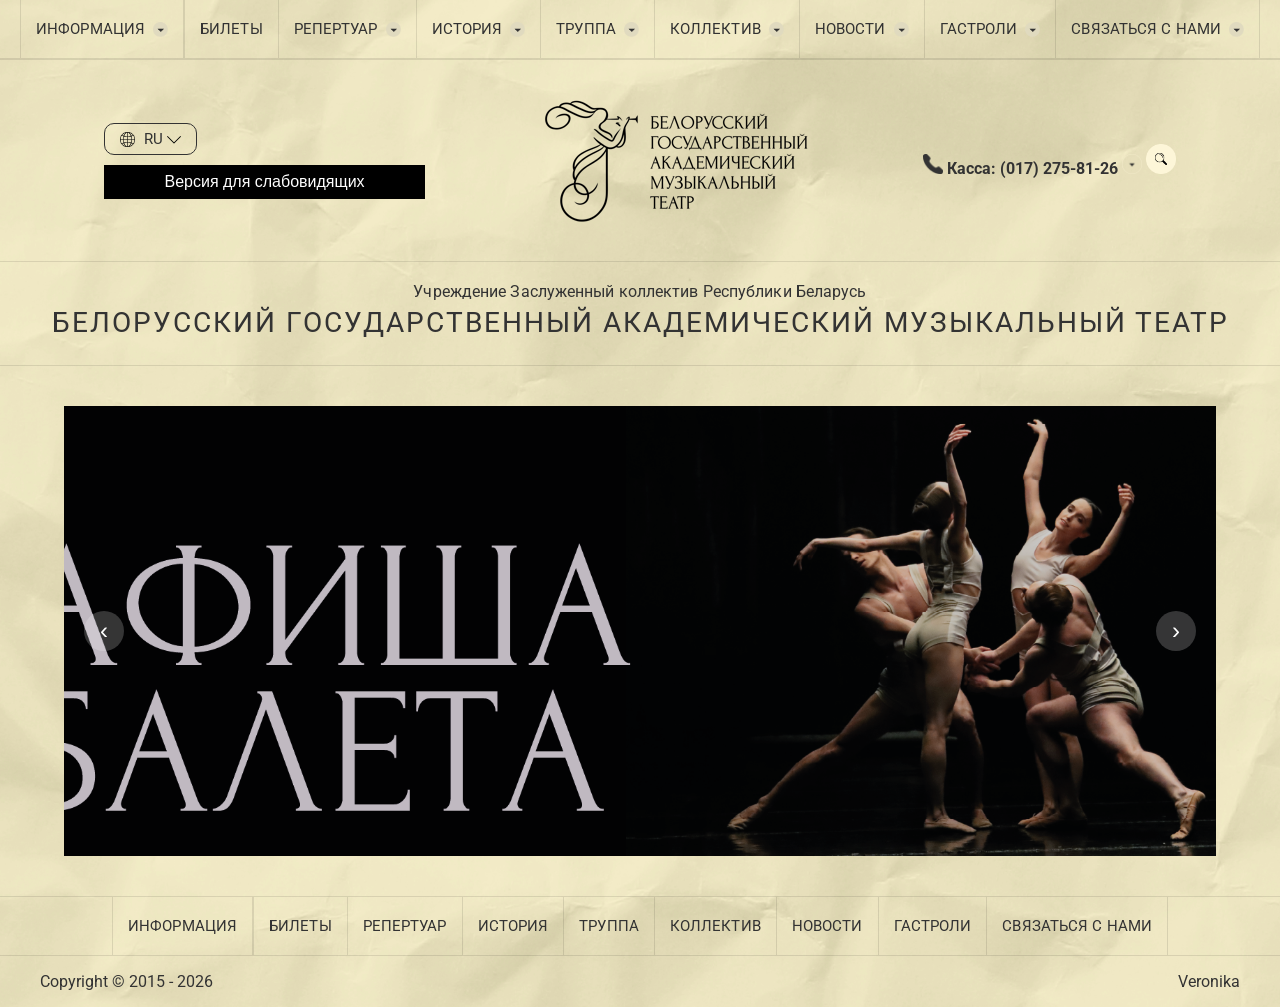
<file: index.html>
<!DOCTYPE html>
<html lang="ru">
<head>
    <meta charset="UTF-8">
    <meta name="viewport" content="width=device-width, initial-scale=1.0">
    <title>Белорусский Государственный Академический Музыкальный Театр</title>
    <link rel="stylesheet" href="style.css">
    <link rel="stylesheet" href="mobile.css">
    <link rel="preconnect" href="https://fonts.googleapis.com">
    <link rel="preconnect" href="https://fonts.gstatic.com" crossorigin>
    <link href="https://fonts.googleapis.com/css2?family=Roboto:wght@300;400;700&display=swap" rel="stylesheet">
    <link rel="icon" href="resurse/logo_teatra_s_nazvaniem 1.png" type="image/png">
</head>
<body>

    <nav class="top-nav">
        <nav class="top-nav">
            <div class="burger-menu" id="burger-toggle">
                <span></span>
                <span></span>
                <span></span>
            </div>
            
            <ul id="nav-list">
                <li>ИНФОРМАЦИЯ <img src="resurse/arrow2.png"></li>
                <a href="ticket.html"><li>БИЛЕТЫ</li></a>
                <li>РЕПЕРТУАР <img src="resurse/arrow2.png"></li>
                <li>ИСТОРИЯ <img src="resurse/arrow2.png"></li>
                <li>ТРУППА <img src="resurse/arrow2.png"></li>
                <li>КОЛЛЕКТИВ <img src="resurse/arrow2.png"></li>
                <li>НОВОСТИ <img src="resurse/arrow2.png"></li>
                <li>ГАСТРОЛИ <img src="resurse/arrow2.png"></li>
                <li>СВЯЗАТЬСЯ С НАМИ <img src="resurse/arrow2.png"></li>
            </ul>
        </nav>
        
    </nav>

    <header class="main-header">
        <div class="header-top-row">
            <div class="left-controls">
                <div class="lang-selector"><img id="glob" src="resurse/globus.png"> RU <img src="resurse/arrow.png"></div>
                <button class="vision-btn">Версия для слабовидящих</button>
            </div>

            <div class="logo-container">
                <a href="index.html"><img src="resurse/logo_teatra_s_nazvaniem.webp" alt="Logo" class="logo-img"></a>
            </div>

            <div class="right-controls">
                    <div class="phone-container"> <span class="phone">
                            <img src="resurse/phone.png"> 
                            Касса: (017) 275-81-26 
                            <img src="resurse/arrow3.png" class="arrow-icon">
                        </span>
                        
                        <div class="phone-tooltip">
                            <p class="tooltip-phone">Касса: (017) 275-81-26</p>
                            <p class="tooltip-address">220030, г. Минск, ул. Мясникова, 44</p>
                        </div>
                    </div>
                    <span class="search-icon"><img src="resurse/lupa.png"></span>
                </div>
        </div>

        <div class="header-title">
            <p class="subtitle">Учреждение Заслуженный коллектив Республики Беларусь</p>
            <h1>БЕЛОРУССКИЙ ГОСУДАРСТВЕННЫЙ АКАДЕМИЧЕСКИЙ МУЗЫКАЛЬНЫЙ ТЕАТР</h1>
        </div>
    </header>

    <main class="hero-slider">
        <div class="slider-content">
            <div class="slider-image-placeholder">
            <img src="resurse/afisha_baleta_slajder.webp" alt="Ballet" class="slide active">
            <img src="resurse/solovej_slajder.webp" alt="Event 2" class="slide">
            <img src="resurse/meri_glavnaya.webp" alt="Event 3" class="slide">
            <img src="resurse/23_aprelya.webp" alt="Event 3" class="slide">
        </div>
            <button class="prev-btn">‹</button>
            <button class="next-btn">›</button>
        </div>
    </main>

    <footer>
        <nav class="top-nav">
            <ul>
                <li>ИНФОРМАЦИЯ</li>
                <a href="ticket.html"><li>БИЛЕТЫ</li></a>
                <li>РЕПЕРТУАР </li>
                <li>ИСТОРИЯ </li>
                <li>ТРУППА </li>
                <li>КОЛЛЕКТИВ </li>
                <li>НОВОСТИ </li>
                <li>ГАСТРОЛИ </li>
                <li>СВЯЗАТЬСЯ С НАМИ</li>
            </ul>
         </nav>

        <div class="info_footer">
            <div class="footer">
                <div><p>Copyright © 2015 - 2026</p></div>
                <div><p>Veronika</p></div>
            </div>
        </div>
        
    </footer>
    <script src="main.js"></script>
</body>
</html>
</file>
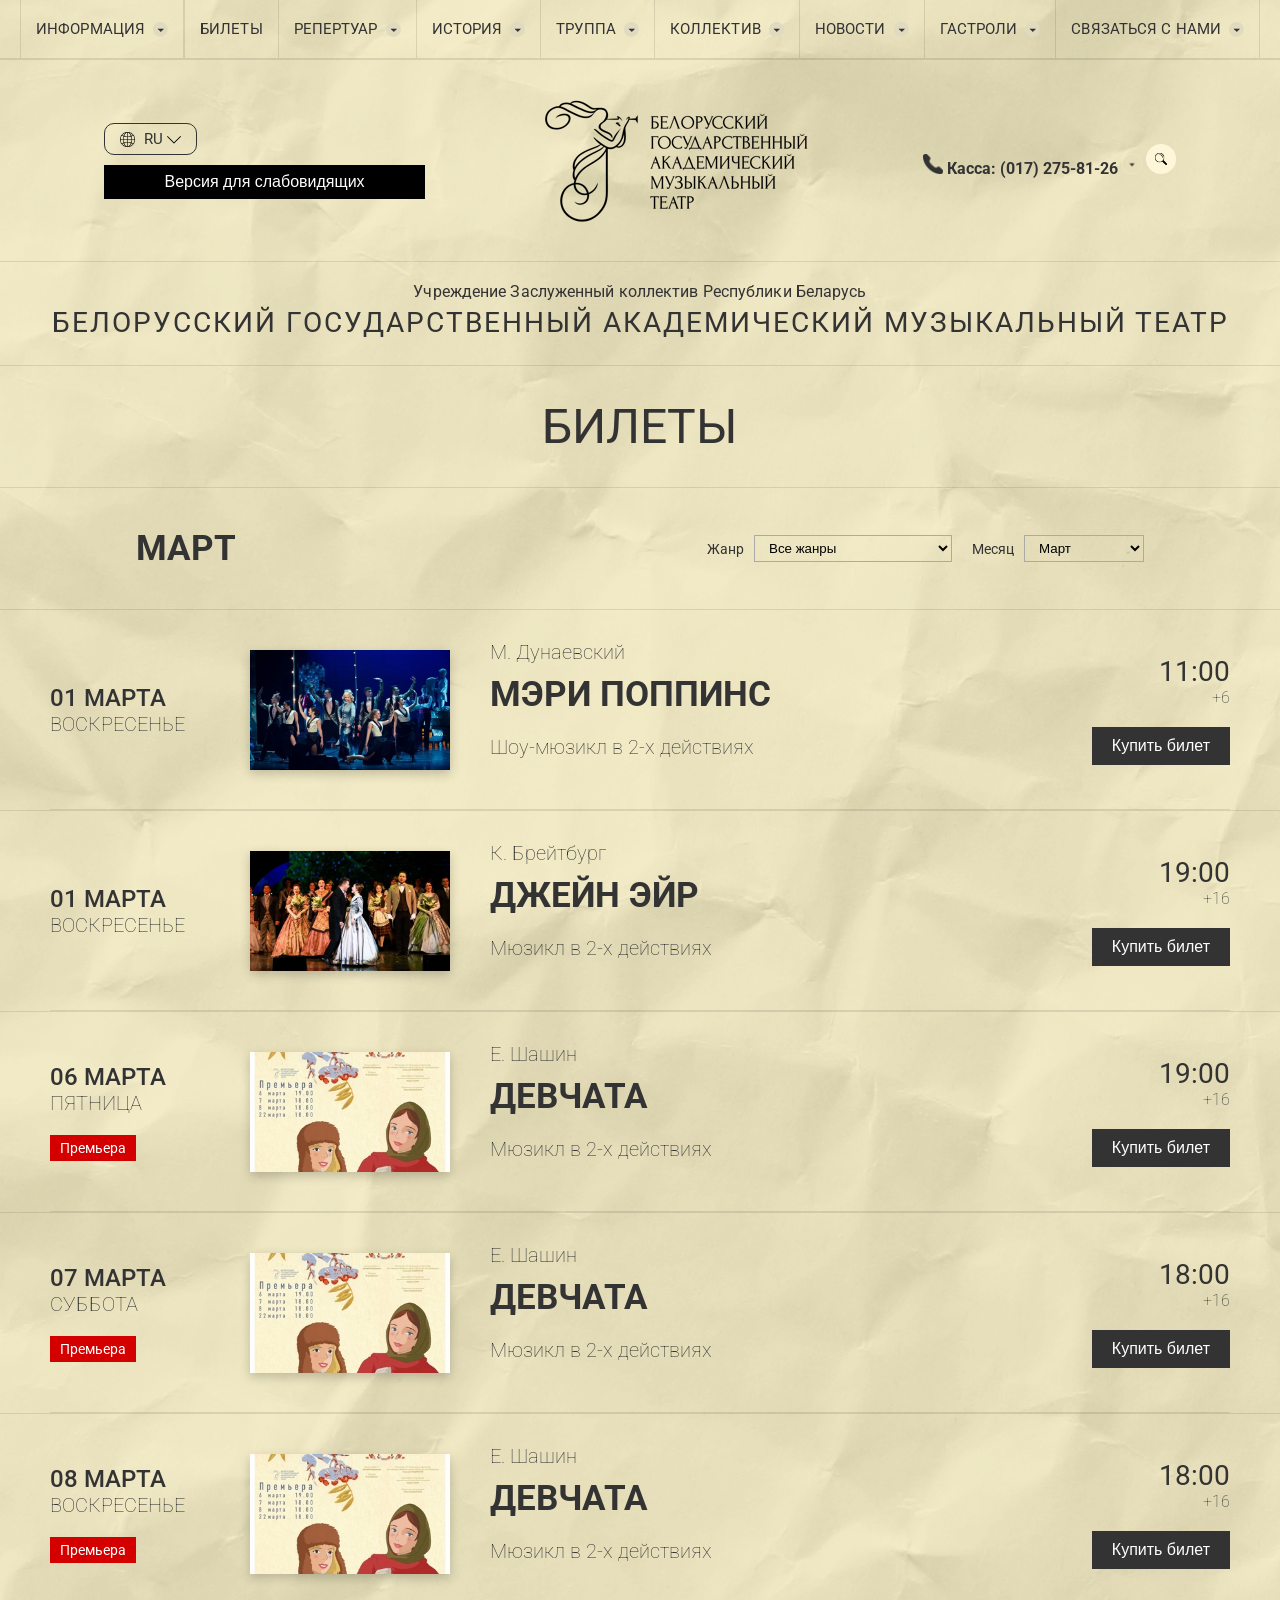
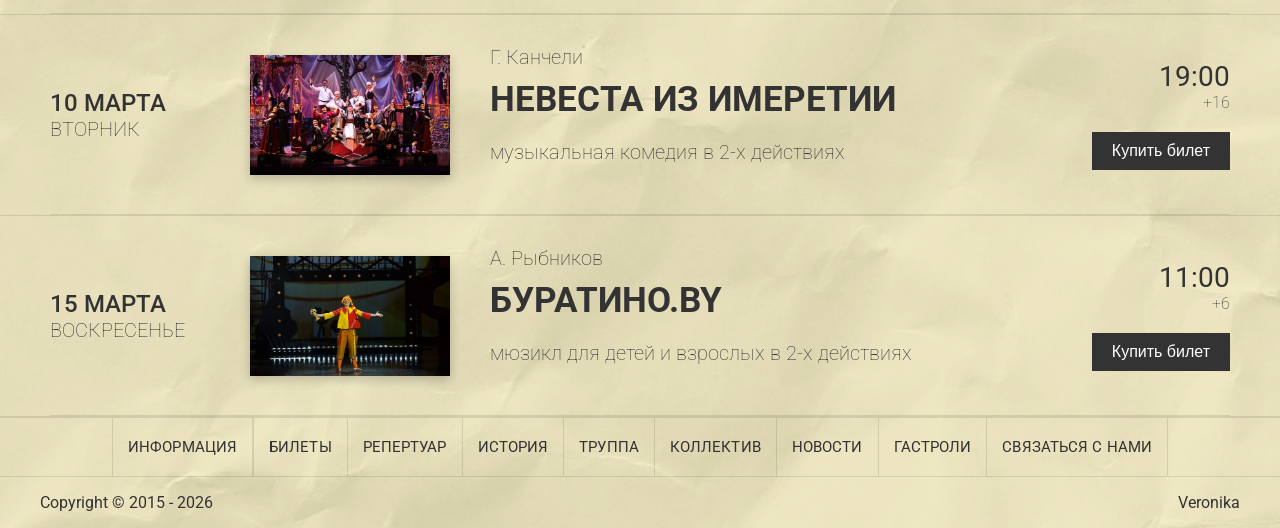
<file: ticket.html>
<!DOCTYPE html>
<html lang="ru">
<head>
    <meta charset="UTF-8">
    <meta name="viewport" content="width=device-width, initial-scale=1.0">
    <title>Билеты - Музыкальный Театр</title>
    <link rel="stylesheet" href="style.css">
    <link rel="stylesheet" href="mobile.css">
    <link rel="stylesheet" href="ticket.css">
    <link rel="preconnect" href="https://fonts.googleapis.com">
    <link rel="preconnect" href="https://fonts.gstatic.com" crossorigin>
    <link href="https://fonts.googleapis.com/css2?family=Roboto:wght@300;400;700;900&display=swap" rel="stylesheet">
    <link rel="icon" href="resurse/logo_teatra_s_nazvaniem 1.png" type="image/png">
</head>
<body>

    <nav class="top-nav">
        <nav class="top-nav">
            <div class="burger-menu" id="burger-toggle">
                <span></span>
                <span></span>
                <span></span>
            </div>
            
            <ul id="nav-list">
                <li>ИНФОРМАЦИЯ <img src="resurse/arrow2.png"></li>
                <a href="ticket.html"><li>БИЛЕТЫ</li></a>
                <li>РЕПЕРТУАР <img src="resurse/arrow2.png"></li>
                <li>ИСТОРИЯ <img src="resurse/arrow2.png"></li>
                <li>ТРУППА <img src="resurse/arrow2.png"></li>
                <li>КОЛЛЕКТИВ <img src="resurse/arrow2.png"></li>
                <li>НОВОСТИ <img src="resurse/arrow2.png"></li>
                <li>ГАСТРОЛИ <img src="resurse/arrow2.png"></li>
                <li>СВЯЗАТЬСЯ С НАМИ <img src="resurse/arrow2.png"></li>
            </ul>
        </nav>
    </nav>

    <header class="main-header">
        <div class="header-top-row">
           
                <div class="left-controls">
                    <div class="lang-selector"><img id="glob" src="resurse/globus.png"> RU <img src="resurse/arrow.png"></div>
                    <button class="vision-btn">Версия для слабовидящих</button>
                </div>
                <div class="logo-container">
                    <a href="index.html"><img src="resurse/logo_teatra_s_nazvaniem.webp" alt="Logo" class="logo-img"></a>
                </div>
                <div class="right-controls">
                    <div class="phone-container"> <span class="phone">
                            <img src="resurse/phone.png"> 
                            Касса: (017) 275-81-26 
                            <img src="resurse/arrow3.png" class="arrow-icon">
                        </span>
                        
                        <div class="phone-tooltip">
                            <p class="tooltip-phone">Касса: (017) 275-81-26</p>
                            <p class="tooltip-address">220030, г. Минск, ул. Мясникова, 44</p>
                        </div>
                    </div>
                    <span class="search-icon"><img src="resurse/lupa.png"></span>
                </div>
           
        </div>

        <div class="header-title">
            <div class="content-wrapper">
                <p class="subtitle">Учреждение Заслуженный коллектив Республики Беларусь</p>
                <h1>БЕЛОРУССКИЙ ГОСУДАРСТВЕННЫЙ АКАДЕМИЧЕСКИЙ МУЗЫКАЛЬНЫЙ ТЕАТР</h1>
            </div>
        </div>
    </header>

    <main class="tickets-page">
        <div class="page-title-section">
            <div class="content-wrapper">
                <h1 class="page-title">БИЛЕТЫ</h1>
            </div>
        </div>

        <div class="filter-bar">
            <div class="content-wrapper flex-between">
                <h2 class="month-label">МАРТ</h2>
                
                <div class="filters-container">
                    <div class="filter-group">
                        <label>Жанр</label>
                        <select id="genre-filter">
                            <option value="all">Все жанры</option>
                            <option value="operetta">Оперетта</option>
                            <option value="musical">Мюзикл</option>
                            <option value="comedy">Музыкальная комедия</option>
                            <option value="rock">Рок-опера</option>
                            <option value="ballet">Балет</option>
                            <option value="music">Музыкальная программа</option>
                            <option value="kids">Спектакли для детей</option>
                        </select>
                    </div>
                    <div class="filter-group">
                        <label>Месяц</label>
                        <select id="month-filter">
                            <option value="03">Март</option>
                            <option value="04">Апрель</option>
                            <option value="05">Май</option>
                            <option value="06">Июнь</option>
                            <option value="07">Июль</option>
                        </select>
                    </div>
                </div>
            </div>
        </div>

        <div class="tickets-list">

    

            <div id="tickets-catalog">
            </div>

        </div>
    </main>

    <footer>
        <nav class="top-nav">
            <ul>
                <li>ИНФОРМАЦИЯ</li>
                <a href="ticket.html"><li>БИЛЕТЫ</li></a>
                <li>РЕПЕРТУАР </li>
                <li>ИСТОРИЯ </li>
                <li>ТРУППА </li>
                <li>КОЛЛЕКТИВ </li>
                <li>НОВОСТИ </li>
                <li>ГАСТРОЛИ </li>
                <li>СВЯЗАТЬСЯ С НАМИ</li>
            </ul>
         </nav>

        <div class="info_footer">
            <div class="footer">
                <div><p>Copyright © 2015 - 2026</p></div>
                <div><p>Veronika</p></div>
            </div>
        </div>
        
    </footer>
    
    <script src="https://code.jquery.com/jquery-3.6.0.min.js"></script>
    <script src="tickets_logic.js"></script>
    <script src="ticket.js"></script>
    <script src="main.js"></script>

</body>
</html>
</file>
<file: style.css>
/* Общие стили и фон под "старую бумагу" */
body {
    margin: 0;
    padding: 0;
    font-family: 'Roboto';
	src: url(http://fonts.gstatic.com/s/roboto/v15/mErvLBYg_cXG3rLvUsKT_fesZW2xOQ-xsNqO47m55DA.woff2);
    background-color: #e8e2c8; /* Бежевый оттенок */
    background-image: url(resurse/backgroung.png); /* Текстура бумаги */
    color: #333;
}

/* Верхнее меню */
.top-nav {
    border-bottom: 1px solid rgba(0,0,0,0.1);
    padding: 0;
}

.top-nav ul {
    display: flex;
    justify-content: center;
    list-style: none;
    padding: 0 0;
    margin: 0;
    font-size: 15px;
    letter-spacing: 0.1px;
}

.top-nav li {
    padding: 20px 15px;
    cursor: pointer;
    border-right: 1px solid rgba(0,0,0,0.1);
    display: flex;
    align-items: center;
    gap: 8px;
}

.top-nav li:first-child {
    border-left: 1px solid rgba(0,0,0,0.1);
}

.top-nav li:hover {
    background-color: #C6BE95; 
    color: #FDF6D8;    
    transition: 0.3s ease;       
}

.top-nav img{
    width: 15px;
    vertical-align: middle; 
}

/* Шапка */
.main-header{
    padding-bottom: 26px;
    border-bottom: 1px solid rgba(0,0,0,0.1);
}

.header-top-row {
    display: flex;
    justify-content: space-around;
    align-items: center;
    padding: 20px 50px;
    border-bottom: 1px solid rgba(0,0,0,0.1);
}

.lang-selector {
    border: 1px solid #333;
    padding: 6px 15px;
    display: inline-block;
    font-size: 15px;
    margin-bottom: 10px;
    border-radius: 10px;
    vertical-align: middle; 
}

#glob {
    width: 15px;
    object-fit: contain; 
    vertical-align: middle; 
    margin-right: 5px; 
}

.vision-btn {
    display: block;
    background: #000;
    color: #fff;
    border: none;
    padding: 8px 60px;
    font-size: 16px;
    cursor: pointer;
}

.vision-btn:hover {
    background-color: #C6BE95; 
    color: #FDF6D8;    
    transition: 0.3s ease;       
}

.logo-container {
    display: flex;
    align-items: center;
    text-align: left;
}

.logo-text {
    font-size: 14px;
    font-weight: bold;
    margin-left: 15px;
    line-height: 1.1;
}

.header-title {
    text-align: center;
    margin-top: 20px;
}

.subtitle {
    font-size: 16px;
    margin-bottom: 5px;
    letter-spacing: 0.1px;
}

.header-title h1 {
    font-size: 28px;
    font-weight: normal;
    letter-spacing: 2px;
    margin: 0;
}

.right-controls{
    font-weight: bold;
}
.right-controls img{
    width: 20px;
}

.search-icon img{
    width: 30px;
}

a {
    text-decoration: none;
    color: inherit;        
}
/* Слайдер */
.hero-slider {
    width: 90%;
    max-width: 1692px;
    margin: 40px auto;
    position: relative;
    background: #000; /* Фон для области контента */
    height: 450px;
    overflow: hidden;
}

.slider-content {
    display: flex;
    height: 100%;
}

.slider-text {
    width: 50%;
    color: #fff;
    display: flex;
    align-items: center;
    padding-left: 40px;
    z-index: 2;
}

.afisha-title {
    font-size: 90px;
    line-height: 0.9;
    font-family: serif;
    text-transform: uppercase;
}

.slider-image-placeholder {
    width: 100%;
    position: absolute;
    right: 0;
}

.slider-image-placeholder img {
    width: 100%;
    height: 450px;
    object-fit: cover;
    opacity: 0.8;
}

/* Кнопки навигации слайдера */
.prev-btn, .next-btn {
    position: absolute;
    top: 50%;
    transform: translateY(-50%);
    background: rgba(255,255,255,0.2);
    color: white;
    border: none;
    width: 40px;
    height: 40px;
    border-radius: 50%;
    cursor: pointer;
    font-size: 24px;
}

.prev-btn { left: 20px; }
.next-btn { right: 20px; }

.prev-btn:hover, .next-btn:hover {
    background-color: #c2c09c;
    transition: 0.5s ease;   
}


/* Контейнер для позиционирования */
.phone-container {
    position: relative;
    display: inline-block;
    cursor: pointer;
}

/* Стили самого всплывающего окна */
.phone-tooltip {
    display: none; /* Скрыто по умолчанию */
    position: absolute;
    top: 100%; /* Появляется под текстом */
    right: 0;
    background-color: #c2c09c; /* Цвет как на скрине */
    padding: 20px;
    border-radius: 8px;
    box-shadow: 0 4px 15px rgba(0,0,0,0.2);
    width: 280px;
    z-index: 100;
    margin-top: 10px;
}

/* Показываем при наведении */
.phone-container:hover .phone-tooltip {
    display: block;
}

/* Стили текста внутри подсказки */
.tooltip-phone {
    font-weight: 900;
    font-size: 18px;
    color: #333;
    margin: 0 0 10px 0;
}

.tooltip-address {
    font-size: 16px;
    line-height: 1.4;
    color: #444;
    margin: 0;
}

/* Небольшой "треугольник" сверху окна (по желанию) */
.phone-tooltip::before {
    content: '';
    position: absolute;
    top: -8px;
    right: 25px;
    border-left: 8px solid transparent;
    border-right: 8px solid transparent;
    border-bottom: 8px solid #c2c09c;
}


footer nav{
    border-top: 1px solid rgba(0,0,0,0.1);
    border-bottom: 1px solid rgba(0,0,0,0.1);
}
 
.info_footer {
    display: flex;
    justify-content: center; 
    width: 100%;
}

.footer {
    display: flex;
    justify-content: space-between; 
    align-items: center;
    width: 100%;
    max-width: 1200px; 
    box-sizing: border-box;
}
</file>
<file: mobile.css>
@media (max-width: 768px) {
    /* Скрываем обычное меню */
    .top-nav ul {
        display: none; 
        flex-direction: column;
        position: absolute;
        top: 60px; 
        left: 0;
        width: 100%;
        background-color: #e8e2c8; 
        background-image: url(resurse/backgroung.png);
        z-index: 1000;
        border-bottom: 2px solid rgba(0,0,0,0.1);
        padding: 20px 0;
    }

    /* Показываем меню, когда добавлен класс 'active' */
    .top-nav ul.active {
        display: flex;
    }

    .top-nav li {
        border-right: none;
        border-bottom: 1px solid rgba(0,0,0,0.05);
        justify-content: center;
        width: 100%;
        padding: 15px 0;
    }

    /* Стили кнопки бургера */
    .burger-menu {
        display: flex;
        flex-direction: column;
        justify-content: space-between;
        width: 30px;
        height: 21px;
        cursor: pointer;
        padding: 15px;
        z-index: 1001;
    }

    .burger-menu span {
        display: block;
        width: 100%;
        height: 3px;
        background-color: #333;
        transition: 0.3s;
        border-radius: 2px;
    }

    /* Анимация бургера в крестик */
    .burger-menu.open span:nth-child(1) {
        transform: translateY(9px) rotate(45deg);
    }
    .burger-menu.open span:nth-child(2) {
        opacity: 0;
    }
    .burger-menu.open span:nth-child(3) {
        transform: translateY(-9px) rotate(-45deg);
    }

    /* Адаптация шапки под мобильные */
    .header-title h1 {
        font-size: 24px !important;
        padding: 0 10px;
    }

    .header-top-row {
        flex-direction: column;
        padding: 10px !important;
        gap: 20px !important;
    }

    /* Адаптация карточек билетов */
    .ticket-card {
        flex-direction: column;
        text-align: center;
        padding: 20px;
        gap: 0 !important;
    }

    .event-meta {
        align-items: center !important;
        margin-top: 15px;
    }
    /* 2. Устанавливаем порядковые номера (order) */
    
    .date-info { 
        order: 1; 
    }

    .event-details .author { 
        order: 2; 
        font-size: 15px !important;
        padding-top: 20px;
        margin-bottom: 0 !important;
    }

    .event-details .event-name { 
        order: 3; 
        margin-bottom: 0 !important;
    }

    .event-details .description { 
        order: 4; 
        font-size: 18px !important;
        margin: 0 0 10px 0 !important;
    }

    .event-image { 
        order: 5; 
        width: 100%;
        margin-bottom: 15px;
    }

    /* 3. Оформляем строку Время + Возраст */
    .event-meta {
        order: 6;
    }

    .event-meta .age-limit {
        margin-bottom: 10px !important; 
        font-size: 18px;
    }

    /* 4. Кнопка в самом низу */
    .buy-btn {
        order: 7;
    }

    /* Убираем лишние отступы у контейнера деталей, так как мы их распределили */
    .event-details {
        display: contents; /* Позволяет дочерним элементам (author, name) участвовать в общем flex-порядке */
    }

}

/* ====================== ОБЩИЕ МОБИЛЬНЫЕ ПРАВИЛА ====================== */
@media (max-width: 768px) {
    body {
        font-size: 14px;
        line-height: 1.5;
    }

    .content-wrapper {
        width: 95% !important;
        max-width: 95% !important;
        padding-left: 0px !important;
    }

    /* Шапка */
    .header-top-row {
        flex-direction: row !important;
        justify-content: space-between !important;
        padding: 12px 15px !important;
        gap: 10px;
    }

    .left-controls { display: none; }

    .logo-container img {
        max-width: 175px;
        height: auto;
    }

    .header-title h1 {
        font-size: 14px !important;
        padding: 0 10px;
    }

    .phone-container{
        font-size: 10px;
    }

    .phone-container img{
        width: 10px;
    }

    .search-icon img{
        width: 10px;
    }
    /* Страница билетов */
    .page-title {
        font-size: 36px !important;
        padding: 25px 0 20px;
    }

    .filter-bar .content-wrapper.flex-between {
        flex-direction: column;
        gap: 18px;
        padding: 15px;
    }

    .month-label {
        font-size: 32px !important;
        text-align: center;
    }

    .filters-container {
        width: 100%;
        flex-direction: column;
        gap: 15px;
    }

    .ticket-card {
        grid-template-columns: 1fr !important;
        gap: 20px;
        padding: 25px 0 !important;
        text-align: center;
    }

    .event-image img {
        width: 100% !important;
        max-width: 320px !important;
        height: 180px !important;
        margin: 0 auto;
    }

    .buy-btn {
        padding: 16px 40px;
        font-size: 18px;
        width: 100%;
        max-width: 320px;
        margin: 10px auto 0;
    }
}

/* ====================== СХЕМА ЗАЛА (seats.html) — САМАЯ ВАЖНАЯ ЧАСТЬ ====================== */
@media (max-width: 768px) {
    .main-container {
        flex-direction: column !important;
        padding: 10px 0px !important;
        gap: 25px;
    }

    #header-top-row {
        flex-direction: column;
        align-items: center;
        padding: 15px 10px !important;
        gap: 15px;
    }

    .logo-container img {
        max-width: 160px;
    }

    .selected-event-header {
        flex-direction: row;
        align-items: center;
        width: 100%;
        max-width: 380px;
        padding: 12px 15px;
        box-shadow: 0 4px 15px rgba(0,0,0,0.1);
    }

    .event-img img {
        width: 120px !important;
        height: 75px !important;
    }

    .event-text-details h2 {
        font-size: 20px !important;
    }

    /* Зал */
    .hall-wrapper,
    .zoom-viewport {
        width: 100% !important;
    }

    .hall-map {
        padding: 20px 10px !important;
        min-width: 320px; /* минимальная удобная ширина для зала */
    }

    .stage {
        width: 92% !important;
        max-width: 380px;
        height: 40px;
        font-size: 11px;
        margin-bottom: 40px;
    }

    .seat {
        width: 15px !important;
        height: 16px !important;
        font-size: 7px !important;
        border-radius: 8px 8px 2px 2px;
    }

    .row-num {
        width: 22px;
        font-size: 10px;
    }

    .central-gap {
        width: 45px;
    }

    .benuar {
        margin-top: 35px;
    }

    .b-left, .b-right {
        transform: none !important; /* убираем наклон на мобильных — мешает */
    }

    /* Корзина */
    .booking-sidebar {
        width: 100% !important;
        position: static !important;
        order: -1; /* поднимаем корзину выше зала на мобильных */
    }

    .cart-container {
        padding: 20px 15px;
    }

    .cart-items-list {
        max-height: 220px;
    }

    /* Легенда */
    .legend-container {
        flex-wrap: wrap;
        gap: 15px 25px;
        padding: 15px 10px;
        font-size: 13px;
    }

    .legend-item {
        gap: 8px;
    }

    /* Зум-контролы */
    .zoom-controls {
        gap: 8px;
    }

    .zoom-controls button {
        padding: 10px 16px;
        font-size: 16px;
    }

    .footer{
        padding: 0 20px;
    }
}

/* ====================== ОЧЕНЬ МАЛЕНЬКИЕ ЭКРАНЫ (<= 480px) ====================== */
@media (max-width: 480px) {
    .seat {
        width: 13.5px !important;
        height: 14.5px !important;
        font-size: 6.5px !important;
    }

    .stage {
        font-size: 10px;
    }

    .selected-event-header {
        flex-direction: column;
        text-align: center;
        gap: 10px;
    }

    .event-img img {
        width: 100% !important;
        max-width: 180px;
        height: 100px !important;
    }

    .modal-content {
        width: 92% !important;
        margin: 8% auto;
        padding: 25px 18px;
    }

    .buy-btn {
        font-size: 17px;
        padding: 15px 30px;
    }
}

/* ====================== МОДАЛЬНОЕ ОКНО ====================== */
@media (max-width: 768px) {
    .modal-content {
        width: 92% !important;
        max-width: 300px;
    }

    .credit-card-viz {
        height: 160px;
        padding: 20px;
    }

    .card-number-display {
        font-size: 19px;
    }

}

/* slider */
@media (max-width: 768px) {
    .hero-slider {
        height: 100px; 
    }

    .slider-image-placeholder img {
        width: 100%;
        height: 100%;
        object-fit: cover; 
        object-position: center; 
    }
    
    /* Скрываем текст поверх слайдера на мобилках, если он мешает фото */
    .afisha-title {
        font-size: 24px;
        text-align: center;
    }
}

@media (max-width: 768px) {
    /* Контейнер модального окна */
    .modal {
        display: none; 
        position: fixed;
        z-index: 2000;
        left: 0;
        top: 0;
        width: 100%;
        height: 100%;
        background-color: rgba(0,0,0,0.7);
        /* Разрешаем прокрутку всего контейнера, если контент не влезает */
        overflow-y: auto; 
        -webkit-overflow-scrolling: touch;
        align-items: flex-start; /* Прижимаем к верху, а не к центру */
        padding: 20px 0;
    }

    /* Само белое окно */
    .modal-content {
        width: 90% !important;
        max-width: 380px;
        margin: 20px auto !important; /* Отступ сверху, чтобы не липло к краю */
        padding: 20px;
        position: relative;
        /* Убираем жесткую привязку к центру экрана */
        top: 0;
        left: 0;
        transform: none;
    }

    /* Увеличиваем поля ввода, чтобы мобильный Safari не зумил их (от 16px) */
    .modal-content input {
        font-size: 16px !important;
        padding: 12px;
        margin-bottom: 15px;
        box-sizing: border-box;
    }

    /* Делаем кнопки крупнее для удобного нажатия */
    .modal-actions {
        flex-direction: column;
        gap: 10px;
    }

    .checkout-btn {
        width: 100%;
        order: 1; /* Кнопка оплаты первая */
    }

    .cancel-btn {
        width: 100%;
        order: 2; /* Кнопка назад вторая */
        padding: 10px;
    }
}
</file>
<file: ticket.css>
/*Билеты*/
/* Контейнер */
.tickets-container {
    width: 100%;
    max-width: none; 
    padding: 40px 0;
}

.content-wrapper {
    max-width: 1180px;
    margin: 0 auto;
    padding: 0;
}

/* 3. Линия под заголовком "БИЛЕТЫ" */
.page-title {
    text-align: center;
    font-size: 48px;
    font-weight: 400;
    color: #333;
}

.filter-bar {
    border-bottom: 1px solid rgba(0,0,0,0.1); /* Линия на всю ширину */
    width: 100%;
    padding-top: 20px;
}
/* Фильтры */
.filter-bar {
    display: flex;
    justify-content: space-between;
    align-items: center;
    border-bottom: 1px solid rgba(0,0,0,0.1);
    padding-bottom: 20px;
    margin-bottom: 0;
}

/* Внутренности фильтра центрируем */


/* 5. Карточки билетов: делаем саму карточку на всю ширину с линией */
.ticket-card-row {
    width: 100%;
    border-bottom: 1px solid rgba(0,0,0,0.1); /* Линия на всю ширину экрана */
}

/* Сетка билета внутри центрированной обертки */
.ticket-card {
    display: grid;
    grid-template-columns: 180px 220px 1fr 180px;
    align-items: center;
    padding: 30px 0;
    gap: 20px;
    border-bottom: none; /* Убираем старую линию */
}

.month-title {
    font-size: 42px;
    margin: 0;
    font-weight: 500;
}

.filter-controls {
    display: flex;
    gap: 20px;
}

.filter-group {
    display: flex;
    align-items: center;
    gap: 10px;
}

.filter-group label {
    font-size: 14px;
}

.filter-group select {
    background: transparent;
    border: 1px solid #aaa;
    padding: 4px 10px;
    min-width: 120px;
}


/* Карточка билета */
hr{
    width: 100%;
    color: (0,0,0,0.1);
}
.ticket-card {
    display: grid;
    grid-template-columns: 180px 220px 1fr 180px;
    align-items: center;
    padding: 30px 0;
    border-bottom: 1px solid rgba(0,0,0,0.1);
    gap: 20px;
}

.date-info {
    display: flex;
    flex-direction: column;
}

.date-info .day {
    font-size: 24px;
    font-weight: 500;
    
}

.date-info .weekday {
    font-size: 20px;
    font-weight: lighter;
    text-transform: uppercase;
}

.badge.premiere {
    background: #d40000;
    color: white;
    padding: 5px 10px;
    font-size: 14px;
    display: inline-block;
    margin-top: 20px;
    width: fit-content;
}

.event-image img {
    width: 200px;
    height: 120px;
    object-fit: cover;
    box-shadow: 0 4px 10px rgba(0,0,0,0.2);
    display: inline-block;
    overflow: hidden;
    cursor: pointer;
}

.event-image img {
    transition: 0.7s; 
    display: block; 
}

.event-image img:hover {
    transform: scale(1.1); 
}
   
.event-details .author {
    font-size: 20px;
    font-weight: lighter;
    margin: 0 0 10px 0;
}

.event-details .event-name {
    font-size: 35px;
    margin: 0 0 10px 0;
    font-weight: bold;
}

.ticket-card-row:hover{
    color: #000000;   
    background-color: rgba(198, 190, 149, 0.338); 
    transition: 0.3s ease;   
}

.event-details .description {
    font-size: 20px;
    font-weight: lighter;
}

.event-meta {
    text-align: right;
    display: flex;
    flex-direction: column;
    align-items: flex-end;
}

.event-meta .time {
    font-size: 28px;
    
}

.event-meta .age-limit {
    font-size: 16px;
    margin-bottom: 20px;
    font-weight: lighter;
}

.buy-btn {
    background: #333;
    color: #fff;
    border: none;
    padding: 10px 20px;
    font-size: 16px;
    cursor: pointer;
    transition: 0.2s;
}

.buy-btn:hover {
    background: #000;
}

.flex-between{
    display: flex;
    justify-content: space-between; 
    align-items: center;          
    padding: 20px 0;
}

.filter-bar .content-wrapper {
    max-width: none; /* Разрешаем контенту занимать 100% ширины */
    width: 85%;
    display: flex;
    justify-content: space-between; /* Расталкивает элементы по краям */
    align-items: center;
    padding: 20px 40px; /* Боковые отступы, чтобы текст не лип к рамке монитора */
    box-sizing: border-box;
}

.page-title-section{
    border-bottom: 1px solid rgba(0,0,0,0.1);
}

.content-wrapper{
    border-bottom: none;
}

.filters-container {
    display: flex;
    gap: 20px; 
    margin-left: auto;
}

.filter-group {
    display: flex;
    flex-direction: row; 
    align-items: center;
    gap: 10px;
}

.month-label {
    margin: 0;
    font-size: 35px;
    font-weight: bold;
    text-align: left;
    margin-right: auto;
}

.no-tickets{
    display: flex;
    justify-content: center;
    text-align: center;
    align-items: center;
}
</file>
